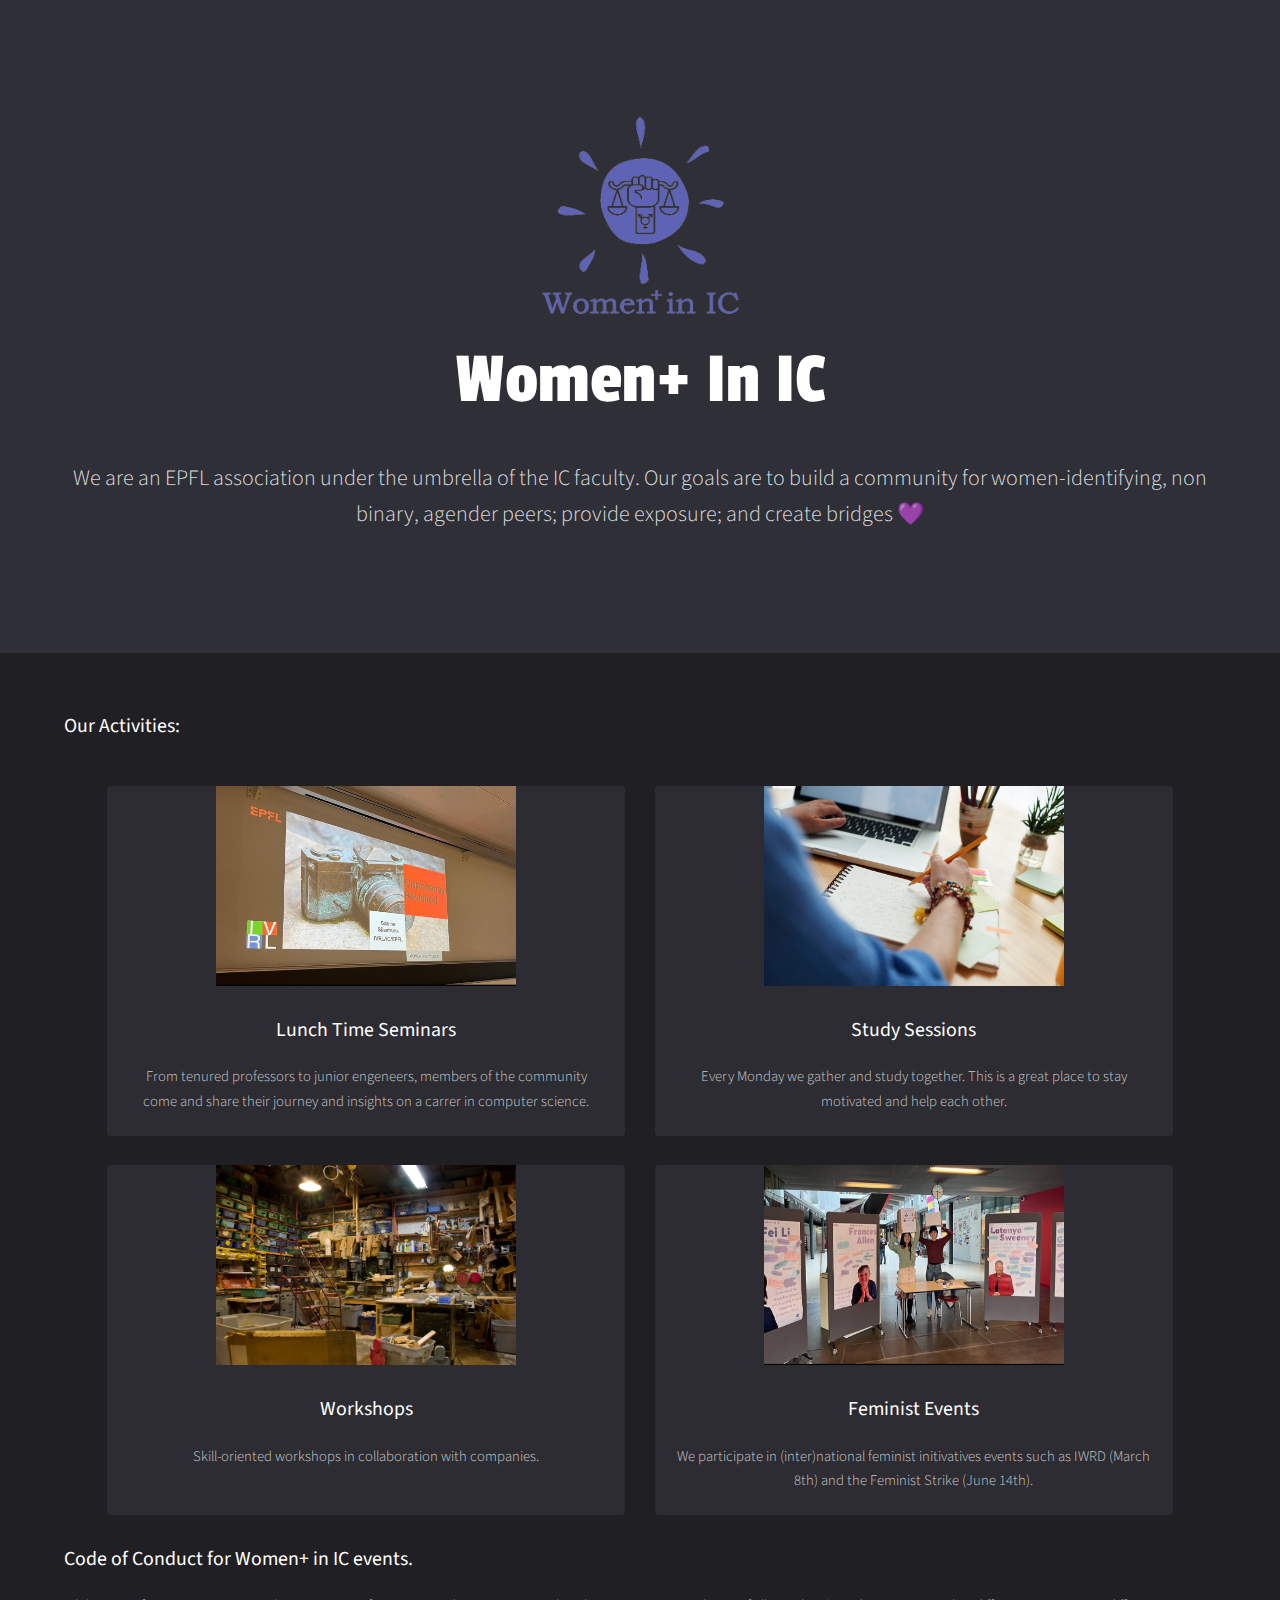
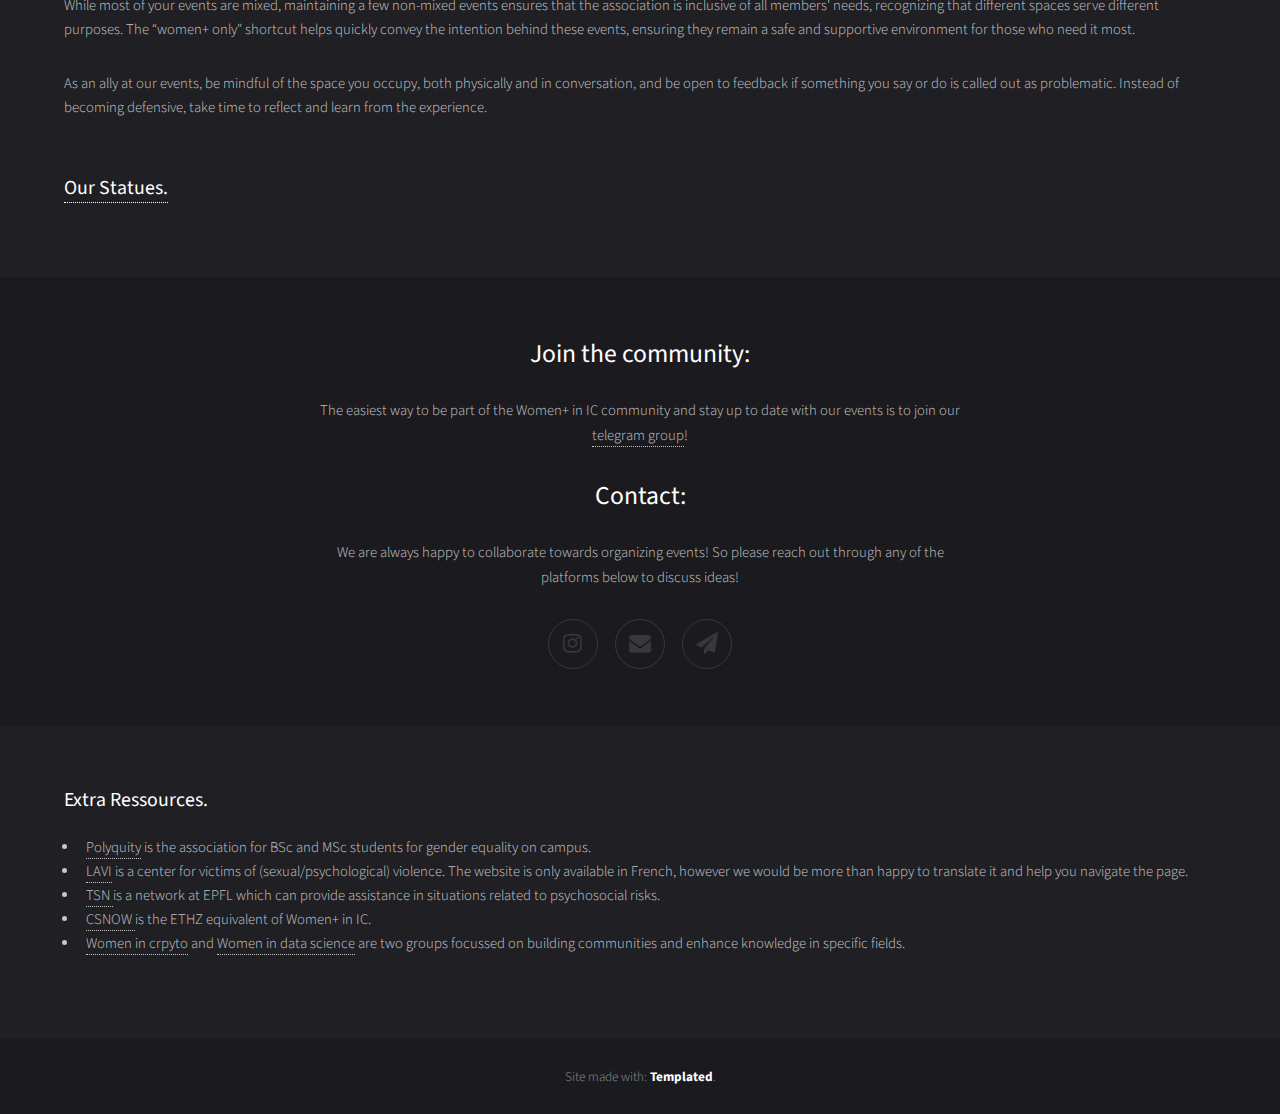
<file: index.html>
<!DOCTYPE HTML>
<html><head><title>Women+InIC</title><meta charset="utf-8"><meta name="robots" content="index, follow, max-image-preview:large, max-snippet:-1, max-video-preview:-1"><meta name="viewport" content="width=device-width, initial-scale=1"><link rel="stylesheet" href="assets/css/main.css"></head><body id="top">

				<section id="banner"><div class="inner"> <!--"images/banner_wic"-->
						<header>
							<img src="images/logo_clear.png" alt="" width="200" height="200"> 
							<h1> Women+ In IC </h1>
							
							</br>
							<p>We are an EPFL association under the umbrella of the IC faculty. Our goals are to build a community for women-identifying, non binary, agender peers; provide exposure; and create bridges 💜<br></p>
						</header>
					</div>
				</section>
				
				<div id="main">
					<div class="inner">
						<h3>Our Activities:</h3>
						</br>

						<div class="thumbnails">

							<div class="box">
								<img src="images/seminar.jpg" alt="" width="300" height="200">
								<div class="inner">
									<h3>Lunch Time Seminars</h3>
									<p>From tenured professors to junior engeneers, members of the community come and share their journey and insights on a carrer in computer science.</p>
									<!-- <a href="seminars.html" class="button fit" >Past Events</a>-->
								</div>
							</div>

							<div class="box">
								<img src="images/study.jpg" alt="" width="300" height="200">
								<div class="inner">
									<h3>Study Sessions</h3>
									<p>Every Monday we gather and study together. This is a great place to stay motivated and help each other.</p>
								</div>
							</div>

							<div class="box">
								<img src="images/EWM_shop_2007.jpg" alt="" width="300" height="200">
								<div class="inner">
									<h3>Workshops</h3>
									<p>Skill-oriented workshops in collaboration with companies.</p>
									<!-- <a href="seminars.html" class="button style3 fit" >Past Events</a> -->
								</div>
							</div>

							<div class="box">
								<img src="images/march8.jpg" alt="" width="300" height="200">
								<div class="inner">
									<h3>Feminist Events</h3>
									<p>We participate in (inter)national feminist initivatives events such as IWRD (March 8th) and the Feminist Strike (June 14th).</p>
									<!--<a href="seminars.html" class="button style3 fit" >Past Events</a>-->
								</div>
							</div>

						


						</div>
					</div>
					<div class="inner">
						<h3>Code of Conduct for Women+ in IC events.</h3>
						<p>While most of your events are mixed, maintaining a few non-mixed events ensures that the association is inclusive of all members' needs, recognizing that different spaces serve different purposes. The “women+ only" shortcut helps quickly convey the intention behind these events, ensuring they remain a safe and supportive environment for those who need it most.</p>

						<p> As an ally at our events, be mindful of the space you occupy, both physically and in conversation, and be open to feedback if something you say or do is called out as problematic. Instead of becoming defensive, take time to reflect and learn from the experience.</p>
						</br>
					</div>

					<div class="inner">
						<h3> <a href="statutes.pdf" target="_blank">Our Statues.</a></h3>
						</br>
					</div>
				</div>

				

			<!-- Footer -->
				<footer id="footer"><div class="inner">
						<h2>Join the community: </h2>
						<p>The easiest way to be part of the Women+ in IC community and stay up to date with our events is to join our <a href=""> telegram group</a>!</p>

						<h2>Contact:</h2>						
						<p>We are always happy to collaborate towards organizing events! So please reach out through any of the platforms below to discuss ideas!</p>

						<ul class="icons">
							<li><a href="https://www.instagram.com/wic_epfl/" class="icon fa-instagram"><span class="label">Instagram</span></a></li>
							<li><a href="mailto:WomenInIC_committee@groupes.epfl.ch" class="icon fa-envelope"><span class="label">Email</span></a></li>
							<li><a href="https://t.me/+UaM-G3EYPQM2MjBk" class="icon fa-paper-plane"><span class="label">Telegram</span></a></li>
						</ul></div>
				</footer>
			
			<div id="main">
				<div class="inner">
					<h3>Extra Ressources.</h3>
					<ul>
						<li>
							<a href="https://www.youtube.com/@polyquityepfl154/featured"> Polyquity</a> is the association for BSc and MSc students for gender equality on campus. 

						</li>
						<li>
							<a href="https://www.lausanne.ch/vie-pratique/aides-assurances-sociales/prestations-sociales/profa-centre-consultation-lavi.html"> LAVI</a> is a center for victims of (sexual/psychological) violence. The website is only available in French, however we would be more than happy to translate it and help you navigate the page.
						</li>
						<li>
							<a href="https://www.epfl.ch/about/respect/trust-and-support-network/"> TSN </a> is a network at EPFL which can provide assistance in situations related to psychosocial risks. 
						</li>
						<li>
							<a href="https://csnow.inf.ethz.ch/en/"> CSNOW </a> is the ETHZ equivalent of Women+ in IC.
						</li>
						<li> 
							<a href="https://www.womenincrypto.org/">Women in crpyto</a> and <a href="https://www.widsworldwide.org/">Women in data science</a> are two groups focussed on building communities and enhance knowledge in specific fields. 
						</li>
					</ul>
					
					</br>
				</div>
			</div>

			<div class="copyright">
				Site made with: <a href="https://templated.co/">Templated</a>.
			</div>

		<!-- Scripts -->
			<script src="assets/js/jquery.min.js"></script><script src="assets/js/jquery.scrolly.min.js"></script><script src="assets/js/jquery.poptrox.min.js"></script><script src="assets/js/skel.min.js"></script><script src="assets/js/util.js"></script><script src="assets/js/main.js"></script>
	</body>
</html>
</file>
<file: assets/css/main.css>
@charset "UTF-8";
@import url(font-awesome.min.css);
@import url("https://fonts.googleapis.com/css?family=Source+Sans+Pro:300,400|Passion+One:400");

/*
	Full Motion by TEMPLATED
	templated.co @templatedco
	Released for free under the Creative Commons Attribution 3.0 license (templated.co/license)
*/

/* Reset */

	html, body, div, span, applet, object, iframe, h1, h2, h3, h4, h5, h6, p, blockquote, pre, a, abbr, acronym, address, big, cite, code, del, dfn, em, img, ins, kbd, q, s, samp, small, strike, strong, sub, sup, tt, var, b, u, i, center, dl, dt, dd, ol, ul, li, fieldset, form, label, legend, table, caption, tbody, tfoot, thead, tr, th, td, article, aside, canvas, details, embed, figure, figcaption, footer, header, hgroup, menu, nav, output, ruby, section, summary, time, mark, audio, video {
		margin: 0;
		padding: 0;
		border: 0;
		font-size: 100%;
		font: inherit;
		vertical-align: baseline;
	}
.image.fit img {
	width: 100%;
	height: auto;
}
	article, aside, details, figcaption, figure, footer, header, hgroup, menu, nav, section {
		display: block;
	}

	body {
		line-height: 1;
	}

	ol, ul {
		list-style: none;
	}

	blockquote, q {
		quotes: none;
	}

	blockquote:before, blockquote:after, q:before, q:after {
		content: '';
		content: none;
	}

	table {
		border-collapse: collapse;
		border-spacing: 0;
	}

	body {
		-webkit-text-size-adjust: none;
	}

/* Box Model */

	*, *:before, *:after {
		-moz-box-sizing: border-box;
		-webkit-box-sizing: border-box;
		box-sizing: border-box;
	}

/* Basic */

	@-ms-viewport {
		width: device-width;
	}

	body {
		-ms-overflow-style: scrollbar;
	}

	@media screen and (max-width: 480px) {

		html, body {
			min-width: 320px;
		}

	}

	body {
		background: #202024;
	}

		body.is-loading *, body.is-loading *:before, body.is-loading *:after {
			-moz-animation: none !important;
			-webkit-animation: none !important;
			-ms-animation: none !important;
			animation: none !important;
			-moz-transition: none !important;
			-webkit-transition: none !important;
			-ms-transition: none !important;
			transition: none !important;
		}

/* Type */

	body, input, select, textarea {
		color: rgba(255, 255, 255, 0.75);
		font-family: "Source Sans Pro", sans-serif;
		font-size: 14pt;
		font-weight: 300;
		line-height: 1.65;
	}

		@media screen and (max-width: 1680px) {

			body, input, select, textarea {
				font-size: 11pt;
			}

		}

		@media screen and (max-width: 1280px) {

			body, input, select, textarea {
				font-size: 11pt;
			}

		}

		@media screen and (max-width: 980px) {

			body, input, select, textarea {
				font-size: 12pt;
			}

		}

		@media screen and (max-width: 736px) {

			body, input, select, textarea {
				font-size: 12pt;
			}

		}

		@media screen and (max-width: 480px) {

			body, input, select, textarea {
				font-size: 12pt;
			}

		}

	a {
		-moz-transition: background-color 0.2s ease-in-out, color 0.2s ease-in-out;
		-webkit-transition: background-color 0.2s ease-in-out, color 0.2s ease-in-out;
		-ms-transition: background-color 0.2s ease-in-out, color 0.2s ease-in-out;
		transition: background-color 0.2s ease-in-out, color 0.2s ease-in-out;
		color: rgba(255, 255, 255, 0.75);
		text-decoration: none;
		border-bottom: 1px dotted;
		outline: 0;
	}

		a:hover {
			color: #FFF;
			border: none;
		}

	strong, b {
		color: #fff;
		font-weight: 400;
	}

	em, i {
		font-style: italic;
	}

	p {
		margin: 0 0 2em 0;
	}

	h1, h2, h3, h4, h5, h6 {
		color: #fff;
		font-weight: 400;
		line-height: 1.5;
		margin: 0 0 1em 0;
	}

		h1 a, h2 a, h3 a, h4 a, h5 a, h6 a {
			color: inherit;
			text-decoration: none;
		}

	h2 {
		font-size: 1.75em;
	}

	h3 {
		font-size: 1.35em;
	}

	h4 {
		font-size: 1.1em;
	}

	h5 {
		font-size: 0.9em;
	}

	h6 {
		font-size: 0.7em;
	}

	sub {
		font-size: 0.8em;
		position: relative;
		top: 0.5em;
	}

	sup {
		font-size: 0.8em;
		position: relative;
		top: -0.5em;
	}

	blockquote {
		border-left: solid 4px rgba(144, 144, 144, 0.25);
		font-style: italic;
		margin: 0 0 2em 0;
		padding: 0.5em 0 0.5em 2em;
	}

	code {
		background: rgba(144, 144, 144, 0.075);
		border-radius: 4px;
		border: solid 1px rgba(144, 144, 144, 0.25);
		font-family: "Courier New", monospace;
		font-size: 0.9em;
		margin: 0 0.25em;
		padding: 0.25em 0.65em;
	}

	pre {
		-webkit-overflow-scrolling: touch;
		font-family: "Courier New", monospace;
		font-size: 0.9em;
		margin: 0 0 2em 0;
	}

		pre code {
			display: block;
			line-height: 1.75;
			padding: 1em 1.5em;
			overflow-x: auto;
		}

	hr {
		border: 0;
		border-bottom: solid 1px rgba(144, 144, 144, 0.25);
		margin: 2em 0;
	}

		hr.major {
			margin: 3em 0;
		}

	.align-left {
		text-align: left;
	}

	.align-center {
		text-align: center;
	}

	.align-right {
		text-align: right;
	}

/* Section/Article */

	section.special, article.special {
		text-align: center;
	}

	header p {
		color: rgba(255, 255, 255, 0.5);
		position: relative;
		margin: 0 0 1.5em 0;
	}

	header h2 + p {
		font-size: 1.25em;
		margin-top: -1em;
	}

	header h3 + p {
		font-size: 1.1em;
		margin-top: -0.8em;
	}

	header h4 + p,
	header h5 + p,
	header h6 + p {
		font-size: 0.9em;
		margin-top: -0.6em;
	}

/* Box */

	.thumbnails {
		display: -moz-flex;
		display: -webkit-flex;
		display: -ms-flex;
		display: flex;
		-moz-align-items: stretch;
		-webkit-align-items: stretch;
		-ms-align-items: stretch;
		align-items: stretch;
		-moz-justify-content: center;
		-webkit-justify-content: center;
		-ms-justify-content: center;
		justify-content: center;
		-moz-flex-wrap: wrap;
		-webkit-flex-wrap: wrap;
		-ms-flex-wrap: wrap;
		flex-wrap: wrap;
	}

		.thumbnails .box {
			margin: 0 1em 2em 1em;
			width: 30%;
		}

			@media screen and (max-width: 1280px) {

				.thumbnails .box {
					width: 45%;
				}

			}

			@media screen and (max-width: 736px) {

				.thumbnails .box {
					width: 100%;
				}

			}

/* Form */

	form {
		margin: 0 0 2em 0;
	}

	label {
		color: #fff;
		display: block;
		font-size: 0.9em;
		font-weight: 400;
		margin: 0 0 1em 0;
	}

	input[type="text"],
	input[type="password"],
	input[type="email"],
	input[type="tel"],
	select,
	textarea {
		-moz-appearance: none;
		-webkit-appearance: none;
		-ms-appearance: none;
		appearance: none;
		background: rgba(144, 144, 144, 0.075);
		border-radius: 4px;
		border: none;
		border: solid 1px rgba(144, 144, 144, 0.25);
		color: inherit;
		display: block;
		outline: 0;
		padding: 0 1em;
		text-decoration: none;
		width: 100%;
	}

		input[type="text"]:invalid,
		input[type="password"]:invalid,
		input[type="email"]:invalid,
		input[type="tel"]:invalid,
		select:invalid,
		textarea:invalid {
			box-shadow: none;
		}

		input[type="text"]:focus,
		input[type="password"]:focus,
		input[type="email"]:focus,
		input[type="tel"]:focus,
		select:focus,
		textarea:focus {
			border-color: #ff8686;
			box-shadow: 0 0 0 1px #ff8686;
		}

	.select-wrapper {
		text-decoration: none;
		display: block;
		position: relative;
	}

		.select-wrapper:before {
			content: "";
			-moz-osx-font-smoothing: grayscale;
			-webkit-font-smoothing: antialiased;
			font-family: FontAwesome;
			font-style: normal;
			font-weight: normal;
			text-transform: none !important;
		}

		.select-wrapper:before {
			color: rgba(144, 144, 144, 0.25);
			display: block;
			height: 2.75em;
			line-height: 2.75em;
			pointer-events: none;
			position: absolute;
			right: 0;
			text-align: center;
			top: 0;
			width: 2.75em;
		}

		.select-wrapper select::-ms-expand {
			display: none;
		}

	input[type="text"],
	input[type="password"],
	input[type="email"],
	select {
		height: 2.75em;
	}

	textarea {
		padding: 0.75em 1em;
	}

	input[type="checkbox"],
	input[type="radio"] {
		-moz-appearance: none;
		-webkit-appearance: none;
		-ms-appearance: none;
		appearance: none;
		display: block;
		float: left;
		margin-right: -2em;
		opacity: 0;
		width: 1em;
		z-index: -1;
	}

		input[type="checkbox"] + label,
		input[type="radio"] + label {
			text-decoration: none;
			color: rgba(255, 255, 255, 0.75);
			cursor: pointer;
			display: inline-block;
			font-size: 1em;
			font-weight: 300;
			padding-left: 2.4em;
			padding-right: 0.75em;
			position: relative;
		}

			input[type="checkbox"] + label:before,
			input[type="radio"] + label:before {
				-moz-osx-font-smoothing: grayscale;
				-webkit-font-smoothing: antialiased;
				font-family: FontAwesome;
				font-style: normal;
				font-weight: normal;
				text-transform: none !important;
			}

			input[type="checkbox"] + label:before,
			input[type="radio"] + label:before {
				background: rgba(144, 144, 144, 0.075);
				border-radius: 4px;
				border: solid 1px rgba(144, 144, 144, 0.25);
				content: '';
				display: inline-block;
				height: 1.65em;
				left: 0;
				line-height: 1.58125em;
				position: absolute;
				text-align: center;
				top: 0;
				width: 1.65em;
			}

		input[type="checkbox"]:checked + label:before,
		input[type="radio"]:checked + label:before {
			background: #ff8686;
			border-color: #ff8686;
			color: #ffffff;
			content: '\f00c';
		}

		input[type="checkbox"]:focus + label:before,
		input[type="radio"]:focus + label:before {
			border-color: #ff8686;
			box-shadow: 0 0 0 1px #ff8686;
		}

	input[type="checkbox"] + label:before {
		border-radius: 4px;
	}

	input[type="radio"] + label:before {
		border-radius: 100%;
	}

	::-webkit-input-placeholder {
		color: rgba(255, 255, 255, 0.5) !important;
		opacity: 1.0;
	}

	:-moz-placeholder {
		color: rgba(255, 255, 255, 0.5) !important;
		opacity: 1.0;
	}

	::-moz-placeholder {
		color: rgba(255, 255, 255, 0.5) !important;
		opacity: 1.0;
	}

	:-ms-input-placeholder {
		color: rgba(255, 255, 255, 0.5) !important;
		opacity: 1.0;
	}

	.formerize-placeholder {
		color: rgba(255, 255, 255, 0.5) !important;
		opacity: 1.0;
	}

/* Box */

	.box {
		border-radius: 4px;
		margin-bottom: 2em;
		background: #2c2c32;
		text-align: center;
	}

		.box > :last-child,
		.box > :last-child > :last-child,
		.box > :last-child > :last-child > :last-child {
			margin-bottom: 0;
		}

		.box .image.fit {
			margin: 0;
		}

		.box .image img {
			border-radius: 4px 4px 0 0;
		}

		.box .inner {
			padding: 1.5em;
			width: 100% !important;
		}

			@media screen and (max-width: 480px) {

				.box .inner {
					padding: 1em;
				}

			}

		.box.alt {
			border: 0;
			border-radius: 0;
			padding: 0;
		}

/* Icon */

	.icon {
		text-decoration: none;
		border-bottom: none;
		position: relative;
	}

		.icon:before {
			-moz-osx-font-smoothing: grayscale;
			-webkit-font-smoothing: antialiased;
			font-family: FontAwesome;
			font-style: normal;
			font-weight: normal;
			text-transform: none !important;
		}

		.icon > .label {
			display: none;
		}

/* Image */

	.image {
		border-radius: 4px;
		border: 0;
		display: inline-block;
		position: relative;
	}

		.image img {
			border-radius: 4px;
			display: block;
		}

		.image.left, .image.right {
			max-width: 40%;
		}

			.image.left img, .image.right img {
				width: 100%;
			}

		.image.left {
			float: left;
			padding: 0 1.5em 1em 0;
			top: 0.25em;
		}

		.image.right {
			float: right;
			padding: 0 0 1em 1.5em;
			top: 0.25em;
		}

		.image.fit {
			display: block;
			margin: 0 0 2em 0;
			width: 100%;
		}

			.image.fit img {
				width: 100%;
			}

		.image.main {
			display: block;
			margin: 0 0 3em 0;
			width: 100%;
		}

			.image.main img {
				width: 100%;
			}

/* List */

	ol {
		list-style: decimal;
		margin: 0 0 2em 0;
		padding-left: 1.25em;
	}

		ol li {
			padding-left: 0.25em;
		}

	ul {
		list-style: disc;
		margin: 0 0 2em 0;
		padding-left: 1em;
	}

		ul li {
			padding-left: 0.5em;
		}

		ul.alt {
			list-style: none;
			padding-left: 0;
		}

			ul.alt li {
				border-top: solid 1px rgba(144, 144, 144, 0.25);
				padding: 0.5em 0;
			}

				ul.alt li:first-child {
					border-top: 0;
					padding-top: 0;
				}

		ul.icons {
			cursor: default;
			list-style: none;
			padding-left: 0;
		}

			ul.icons li {
				display: inline-block;
				text-align: center;
				padding-left: 0;
				padding-right: 1em;
			}

				ul.icons li a {
					display: block;
					border-radius: 100%;
					margin: 0;
					padding: 0.5em;
					border: solid 1px rgba(144, 144, 144, 0.25);
					color: rgba(144, 144, 144, 0.25);
				}

					ul.icons li a:before {
						font-size: 1.5em;
						display: block;
						width: 1.5em;
						height: 1.5em;
						line-height: 1.5em;
					}

					ul.icons li a:hover {
						background-color: #202024;
						color: #FFF;
					}

				ul.icons li:last-child {
					padding-right: 0;
				}

		ul.actions {
			cursor: default;
			list-style: none;
			padding-left: 0;
		}

			ul.actions li {
				display: inline-block;
				padding: 0 1em 0 0;
				vertical-align: middle;
			}

				ul.actions li:last-child {
					padding-right: 0;
				}

			ul.actions.small li {
				padding: 0 0.5em 0 0;
			}

			ul.actions.vertical li {
				display: block;
				padding: 1em 0 0 0;
			}

				ul.actions.vertical li:first-child {
					padding-top: 0;
				}

				ul.actions.vertical li > * {
					margin-bottom: 0;
				}

			ul.actions.vertical.small li {
				padding: 0.5em 0 0 0;
			}

				ul.actions.vertical.small li:first-child {
					padding-top: 0;
				}

			ul.actions.fit {
				display: table;
				margin-left: -1em;
				padding: 0;
				table-layout: fixed;
				width: calc(100% + 1em);
			}

				ul.actions.fit li {
					display: table-cell;
					padding: 0 0 0 1em;
				}

					ul.actions.fit li > * {
						margin-bottom: 0;
					}

				ul.actions.fit.small {
					margin-left: -0.5em;
					width: calc(100% + 0.5em);
				}

					ul.actions.fit.small li {
						padding: 0 0 0 0.5em;
					}

			@media screen and (max-width: 480px) {

				ul.actions {
					margin: 0 0 2em 0;
				}

					ul.actions li {
						padding: 1em 0 0 0;
						display: block;
						text-align: center;
						width: 100%;
					}

						ul.actions li:first-child {
							padding-top: 0;
						}

						ul.actions li > * {
							width: 100%;
							margin: 0 !important;
						}

							ul.actions li > *.icon:before {
								margin-left: -2em;
							}

					ul.actions.small li {
						padding: 0.5em 0 0 0;
					}

						ul.actions.small li:first-child {
							padding-top: 0;
						}

			}

	dl {
		margin: 0 0 2em 0;
	}

		dl dt {
			display: block;
			font-weight: 400;
			margin: 0 0 1em 0;
		}

		dl dd {
			margin-left: 2em;
		}

/* Table */

	.table-wrapper {
		-webkit-overflow-scrolling: touch;
		overflow-x: auto;
	}

	table {
		margin: 0 0 2em 0;
		width: 100%;
	}

		table tbody tr {
			border: solid 1px rgba(144, 144, 144, 0.25);
			border-left: 0;
			border-right: 0;
		}

			table tbody tr:nth-child(2n + 1) {
				background-color: rgba(144, 144, 144, 0.075);
			}

		table td {
			padding: 0.75em 0.75em;
		}

		table th {
			color: #fff;
			font-size: 0.9em;
			font-weight: 400;
			padding: 0 0.75em 0.75em 0.75em;
			text-align: left;
		}

		table thead {
			border-bottom: solid 2px rgba(144, 144, 144, 0.25);
		}

		table tfoot {
			border-top: solid 2px rgba(144, 144, 144, 0.25);
		}

		table.alt {
			border-collapse: separate;
		}

			table.alt tbody tr td {
				border: solid 1px rgba(144, 144, 144, 0.25);
				border-left-width: 0;
				border-top-width: 0;
			}

				table.alt tbody tr td:first-child {
					border-left-width: 1px;
				}

			table.alt tbody tr:first-child td {
				border-top-width: 1px;
			}

			table.alt thead {
				border-bottom: 0;
			}

			table.alt tfoot {
				border-top: 0;
			}

/* Button */

	input[type="submit"],
	input[type="reset"],
	input[type="button"],
	button,
	.button {
		-moz-appearance: none;
		-webkit-appearance: none;
		-ms-appearance: none;
		appearance: none;
		-moz-transition: background-color 0.2s ease-in-out, color 0.2s ease-in-out;
		-webkit-transition: background-color 0.2s ease-in-out, color 0.2s ease-in-out;
		-ms-transition: background-color 0.2s ease-in-out, color 0.2s ease-in-out;
		transition: background-color 0.2s ease-in-out, color 0.2s ease-in-out;
		background-color: #70c7be;
		border-radius: 4px;
		border: 0;
		color: #ffffff !important;
		cursor: pointer;
		display: inline-block;
		font-weight: 400;
		height: 2.85em;
		line-height: 2.95em;
		padding: 0 1.5em;
		text-align: center;
		text-decoration: none;
		white-space: nowrap;
	}

		input[type="submit"]:hover,
		input[type="reset"]:hover,
		input[type="button"]:hover,
		button:hover,
		.button:hover {
			background-color: #82cec6;
		}

		input[type="submit"]:active,
		input[type="reset"]:active,
		input[type="button"]:active,
		button:active,
		.button:active {
			background-color: #5ec0b6;
		}

		input[type="submit"].icon,
		input[type="reset"].icon,
		input[type="button"].icon,
		button.icon,
		.button.icon {
			padding-left: 1.35em;
		}

			input[type="submit"].icon:before,
			input[type="reset"].icon:before,
			input[type="button"].icon:before,
			button.icon:before,
			.button.icon:before {
				margin-right: 0.5em;
			}

		input[type="submit"].fit,
		input[type="reset"].fit,
		input[type="button"].fit,
		button.fit,
		.button.fit {
			display: block;
			margin: 0 0 1em 0;
			width: 100%;
		}

		input[type="submit"].small,
		input[type="reset"].small,
		input[type="button"].small,
		button.small,
		.button.small {
			font-size: 0.8em;
		}

		input[type="submit"].big,
		input[type="reset"].big,
		input[type="button"].big,
		button.big,
		.button.big {
			font-size: 1.35em;
		}

		input[type="submit"].disabled, input[type="submit"]:disabled,
		input[type="reset"].disabled,
		input[type="reset"]:disabled,
		input[type="button"].disabled,
		input[type="button"]:disabled,
		button.disabled,
		button:disabled,
		.button.disabled,
		.button:disabled {
			background-color: rgba(255, 255, 255, 0.75) !important;
			box-shadow: inset 0 -0.15em 0 0 rgba(0, 0, 0, 0.15);
			color: #202024 !important;
			cursor: default;
			opacity: 0.25;
		}

		input[type="submit"].style2,
		input[type="reset"].style2,
		input[type="button"].style2,
		button.style2,
		.button.style2 {
			background-color: #7f92cf;
		}

			input[type="submit"].style2:hover,
			input[type="reset"].style2:hover,
			input[type="button"].style2:hover,
			button.style2:hover,
			.button.style2:hover {
				background-color: #92a2d6;
			}

			input[type="submit"].style2:active,
			input[type="reset"].style2:active,
			input[type="button"].style2:active,
			button.style2:active,
			.button.style2:active {
				background-color: #6c82c8;
			}

		input[type="submit"].style3,
		input[type="reset"].style3,
		input[type="button"].style3,
		button.style3,
		.button.style3 {
			background-color: #9d7ed0;
		}

			input[type="submit"].style3:hover,
			input[type="reset"].style3:hover,
			input[type="button"].style3:hover,
			button.style3:hover,
			.button.style3:hover {
				background-color: #ab91d7;
			}

			input[type="submit"].style3:active,
			input[type="reset"].style3:active,
			input[type="button"].style3:active,
			button.style3:active,
			.button.style3:active {
				background-color: #8f6bc9;
			}

		@media screen and (max-width: 480px) {

			input[type="submit"],
			input[type="reset"],
			input[type="button"],
			button,
			.button {
				padding: 0;
			}

		}

/* Poptrox */

	.poptrox-popup {
		-moz-box-sizing: content-box;
		-webkit-box-sizing: content-box;
		-ms-box-sizing: content-box;
		box-sizing: content-box;
		background: #000;
		box-shadow: 0 0.5em 3em 0 rgba(0, 0, 0, 0.25);
		border-radius: 4px;
		padding: 2em;
		overflow: hidden;
	}

		.poptrox-popup .closer {
			-moz-transition: opacity 0.2s ease-in-out;
			-webkit-transition: opacity 0.2s ease-in-out;
			-ms-transition: opacity 0.2s ease-in-out;
			transition: opacity 0.2s ease-in-out;
			text-decoration: none;
			position: absolute;
			top: .5em;
			right: .5em;
			z-index: 11000;
			-webkit-tap-highlight-color: rgba(255, 255, 255, 0);
			white-space: nowrap;
			text-indent: 2em;
			overflow: hidden;
			width: 2em;
			height: 2em;
			display: block;
		}

			.poptrox-popup .closer:before {
				content: "\f00d";
				-moz-osx-font-smoothing: grayscale;
				-webkit-font-smoothing: antialiased;
				font-family: FontAwesome;
				font-style: normal;
				font-weight: normal;
				text-transform: none !important;
				display: block;
				position: relative;
				text-indent: 0;
				border-radius: 100%;
				box-shadow: inset 0 0 0 1px rgba(255, 255, 255, 0.25);
				color: #ffffff !important;
				width: 2em;
				height: 2em;
				line-height: 2em;
			}

		.poptrox-popup:hover .closer {
			opacity: 0.5;
		}

		.poptrox-popup:hover .closer:hover {
			opacity: 1.0;
		}

		@media screen and (max-width: 736px) {

			.poptrox-popup {
				padding: 0;
			}

				.poptrox-popup .closer {
					display: none !important;
				}

		}

/* Banner */

	#banner {
		-moz-align-items: center;
		-webkit-align-items: center;
		-ms-align-items: center;
		align-items: center;
		display: -moz-flex;
		display: -webkit-flex;
		display: -ms-flex;
		display: flex;
		-moz-justify-content: center;
		-webkit-justify-content: center;
		-ms-justify-content: center;
		justify-content: center;
		padding: 8em 4em 6em 4em;
		min-height: 70vh;
		/*background-image: url("../../images/banner.jpg");*/
		background-position: center;
		background-size: cover;
		background-repeat: no-repeat;
		border-top: 0;
		position: relative;
		text-align: center;
		overflow: hidden;
	}

		#banner .inner {
			text-align: center;
			position: relative;
			z-index: 2;
		}

		#banner h1 {
			color: #fff;
			font-size: 5em;
			font-weight: 400;
			font-family: 'Passion One', cursive;
			margin: 0;
		}

			@media screen and (max-width: 980px) {

				#banner h1 {
					font-size: 5em;
				}

			}

			@media screen and (max-width: 736px) {

				#banner h1 {
					font-size: 3em;
				}

			}

		#banner p {
			color: rgba(255, 255, 255, 0.85);
			font-size: 1.5em;
			font-weight: 300;
		}

			@media screen and (max-width: 980px) {

				#banner p {
					font-size: 1.5em;
				}

			}

			@media screen and (max-width: 480px) {

				#banner p {
					font-size: 1.25em;
				}

			}

		#banner a {
			color: rgba(255, 255, 255, 0.75);
			text-decoration: none;
			border-bottom: 1px dotted;
		}

			#banner a:hover {
				color: #FFF;
				border: none;
			}

		#banner .more {
			background-image: url("images/arrow.svg");
			background-position: center 1.35em;
			background-repeat: no-repeat;
			background-size: auto;
			border: 1px solid #fff;
			border-radius: 100%;
			color: rgba(255, 255, 255, 0.75);
			display: block;
			height: 4em;
			text-indent: 4em;
			overflow: hidden;
			white-space: nowrap;
			width: 4em;
			z-index: 2;
			margin: 0 auto 2em auto;
		}

			#banner .more:hover {
				background-color: rgba(255, 255, 255, 0.05);
				border: 1px solid #fff;
				color: #FFF;
			}

		#banner video {
			-moz-transform: translateX(50%) translateY(50%);
			-webkit-transform: translateX(50%) translateY(50%);
			-ms-transform: translateX(50%) translateY(50%);
			transform: translateX(50%) translateY(50%);
			position: absolute;
			bottom: 50%;
			right: 50%;
			width: auto;
			height: auto;
			min-width: 100%;
			min-height: 100%;
			overflow: hidden;
		}

		#banner:before {
			-moz-transition: opacity 3s ease;
			-webkit-transition: opacity 3s ease;
			-ms-transition: opacity 3s ease;
			transition: opacity 3s ease;
			-moz-transition-delay: 1s;
			-webkit-transition-delay: 1s;
			-ms-transition-delay: 1s;
			transition-delay: 1s;
			content: '';
			background-color: #42424f;
			display: block;
			height: 100%;
			left: 0;
			opacity: 0.45;
			position: absolute;
			top: 0;
			width: 100%;
			z-index: 1;
		}

		@media screen and (max-width: 1280px) {

			#banner video {
				display: none;
			}

		}

		@media screen and (max-width: 980px) {

			#banner br {
				display: none;
			}

		}

		@media screen and (max-width: 736px) {

			#banner {
				min-height: 0;
				padding: 6em 2em 4em 2em;
			}

				#banner br {
					display: none;
				}

		}

		body.is-loading #banner:before {
			opacity: 1;
		}

/* Main */

	#main {
		padding: 4em 0 2em 0;
	}

		@media screen and (max-width: 736px) {

			#main {
				padding: 3em 0 1em 0;
			}

		}

		#main .inner {
			width: 90%;
			max-width: 80em;
			margin: 0 auto;
		}

			@media screen and (max-width: 480px) {

				#main .inner {
					width: 95%;
				}

			}

/* Footer */

	#footer {
		padding: 4em 0 2em 0;
		background-color: #1b1b1f;
		text-align: center;
	}

		#footer .inner {
			width: 50%;
			margin: 0 auto;
		}

			@media screen and (max-width: 980px) {

				#footer .inner {
					width: 75%;
				}

			}

			@media screen and (max-width: 480px) {

				#footer .inner {
					width: 90%;
				}

			}

		#footer .copyright {
			color: rgba(255, 255, 255, 0.5);
			font-size: 0.9em;
			margin: 0 0 2em 0;
			padding: 0;
			text-align: center;
		}
.copyright {
	background-color: #1b1b1f;
	color: rgba(255, 255, 255, 0.5);
	font-size: 0.9em;
	padding: 2em 0 2em 0;
	text-align: center;
}
.copyright a {
	color:white;
	border-bottom: none;
	font-weight: 700;
	text-decoration: none;
}

		@media screen and (max-width: 736px) {

			#footer {
				padding: 3em 0 1em 0;
			}

		}
</file>
